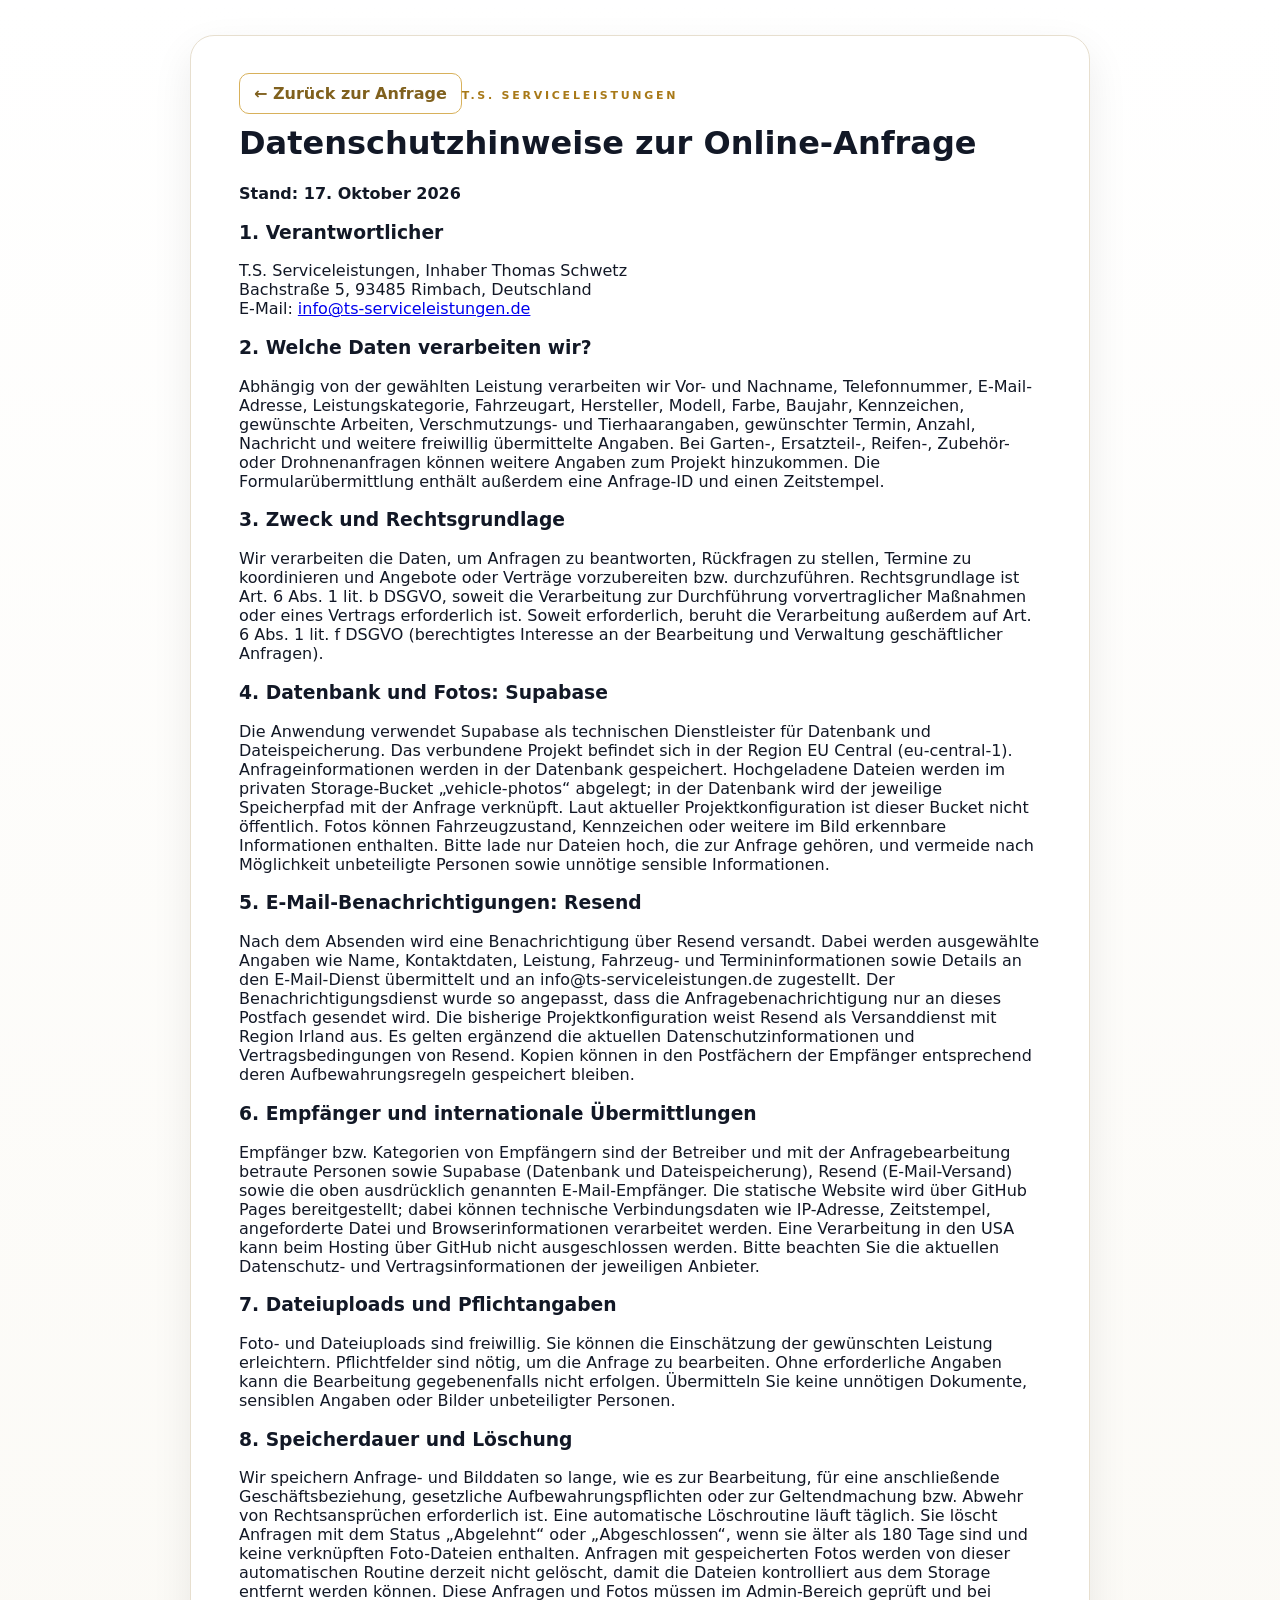
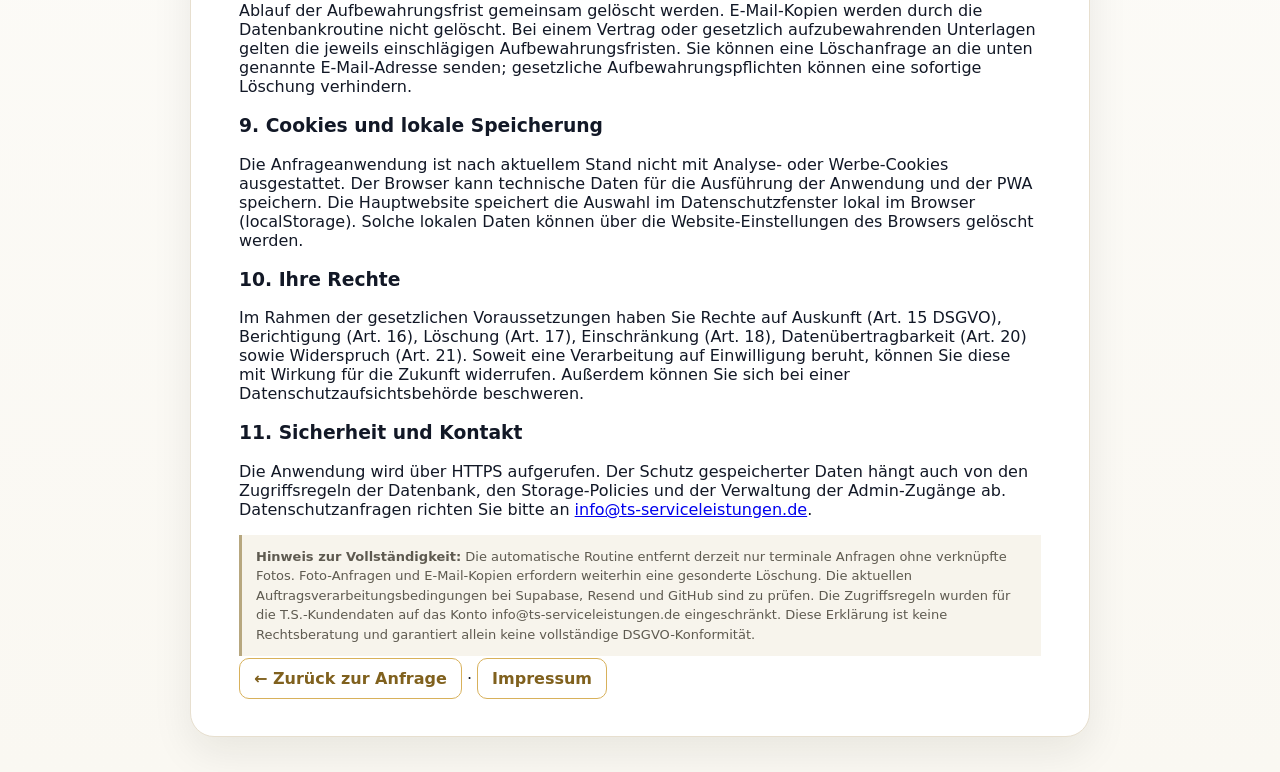
<file: datenschutz.html>
<!doctype html><html lang="de"><head><meta charset="utf-8"><meta name="viewport" content="width=device-width,initial-scale=1"><meta name="robots" content="index,follow"><title>Datenschutzhinweise – T.S. Serviceleistungen</title><link rel="stylesheet" href="request.css?v=20261017-11"></head><body><main class="form-shell" style="max-width:900px;margin:35px auto;padding:clamp(22px,5vw,48px)"><a class="admin-link" href="index.html">← Zurück zur Anfrage</a><span class="eyebrow">T.S. SERVICELEISTUNGEN</span><h1>Datenschutzhinweise zur Online-Anfrage</h1><p><strong>Stand: 17. Oktober 2026</strong></p>
<h3>1. Verantwortlicher</h3><p>T.S. Serviceleistungen, Inhaber Thomas Schwetz<br>Bachstraße 5, 93485 Rimbach, Deutschland<br>E-Mail: <a href="mailto:info@ts-serviceleistungen.de">info@ts-serviceleistungen.de</a></p>
<h3>2. Welche Daten verarbeiten wir?</h3><p>Abhängig von der gewählten Leistung verarbeiten wir Vor- und Nachname, Telefonnummer, E-Mail-Adresse, Leistungskategorie, Fahrzeugart, Hersteller, Modell, Farbe, Baujahr, Kennzeichen, gewünschte Arbeiten, Verschmutzungs- und Tierhaarangaben, gewünschter Termin, Anzahl, Nachricht und weitere freiwillig übermittelte Angaben. Bei Garten-, Ersatzteil-, Reifen-, Zubehör- oder Drohnenanfragen können weitere Angaben zum Projekt hinzukommen. Die Formularübermittlung enthält außerdem eine Anfrage-ID und einen Zeitstempel.</p>
<h3>3. Zweck und Rechtsgrundlage</h3><p>Wir verarbeiten die Daten, um Anfragen zu beantworten, Rückfragen zu stellen, Termine zu koordinieren und Angebote oder Verträge vorzubereiten bzw. durchzuführen. Rechtsgrundlage ist Art. 6 Abs. 1 lit. b DSGVO, soweit die Verarbeitung zur Durchführung vorvertraglicher Maßnahmen oder eines Vertrags erforderlich ist. Soweit erforderlich, beruht die Verarbeitung außerdem auf Art. 6 Abs. 1 lit. f DSGVO (berechtigtes Interesse an der Bearbeitung und Verwaltung geschäftlicher Anfragen).</p>
<h3>4. Datenbank und Fotos: Supabase</h3><p>Die Anwendung verwendet Supabase als technischen Dienstleister für Datenbank und Dateispeicherung. Das verbundene Projekt befindet sich in der Region EU Central (eu-central-1). Anfrageinformationen werden in der Datenbank gespeichert. Hochgeladene Dateien werden im privaten Storage-Bucket „vehicle-photos“ abgelegt; in der Datenbank wird der jeweilige Speicherpfad mit der Anfrage verknüpft. Laut aktueller Projektkonfiguration ist dieser Bucket nicht öffentlich. Fotos können Fahrzeugzustand, Kennzeichen oder weitere im Bild erkennbare Informationen enthalten. Bitte lade nur Dateien hoch, die zur Anfrage gehören, und vermeide nach Möglichkeit unbeteiligte Personen sowie unnötige sensible Informationen.</p>
<h3>5. E-Mail-Benachrichtigungen: Resend</h3><p>Nach dem Absenden wird eine Benachrichtigung über Resend versandt. Dabei werden ausgewählte Angaben wie Name, Kontaktdaten, Leistung, Fahrzeug- und Termininformationen sowie Details an den E-Mail-Dienst übermittelt und an info@ts-serviceleistungen.de zugestellt. Der Benachrichtigungsdienst wurde so angepasst, dass die Anfragebenachrichtigung nur an dieses Postfach gesendet wird. Die bisherige Projektkonfiguration weist Resend als Versanddienst mit Region Irland aus. Es gelten ergänzend die aktuellen Datenschutzinformationen und Vertragsbedingungen von Resend. Kopien können in den Postfächern der Empfänger entsprechend deren Aufbewahrungsregeln gespeichert bleiben.</p>
<h3>6. Empfänger und internationale Übermittlungen</h3><p>Empfänger bzw. Kategorien von Empfängern sind der Betreiber und mit der Anfragebearbeitung betraute Personen sowie Supabase (Datenbank und Dateispeicherung), Resend (E-Mail-Versand) sowie die oben ausdrücklich genannten E-Mail-Empfänger. Die statische Website wird über GitHub Pages bereitgestellt; dabei können technische Verbindungsdaten wie IP-Adresse, Zeitstempel, angeforderte Datei und Browserinformationen verarbeitet werden. Eine Verarbeitung in den USA kann beim Hosting über GitHub nicht ausgeschlossen werden. Bitte beachten Sie die aktuellen Datenschutz- und Vertragsinformationen der jeweiligen Anbieter.</p>
<h3>7. Dateiuploads und Pflichtangaben</h3><p>Foto- und Dateiuploads sind freiwillig. Sie können die Einschätzung der gewünschten Leistung erleichtern. Pflichtfelder sind nötig, um die Anfrage zu bearbeiten. Ohne erforderliche Angaben kann die Bearbeitung gegebenenfalls nicht erfolgen. Übermitteln Sie keine unnötigen Dokumente, sensiblen Angaben oder Bilder unbeteiligter Personen.</p>
<h3>8. Speicherdauer und Löschung</h3><p>Wir speichern Anfrage- und Bilddaten so lange, wie es zur Bearbeitung, für eine anschließende Geschäftsbeziehung, gesetzliche Aufbewahrungspflichten oder zur Geltendmachung bzw. Abwehr von Rechtsansprüchen erforderlich ist. Eine automatische Löschroutine läuft täglich. Sie löscht Anfragen mit dem Status „Abgelehnt“ oder „Abgeschlossen“, wenn sie älter als 180 Tage sind und keine verknüpften Foto-Dateien enthalten. Anfragen mit gespeicherten Fotos werden von dieser automatischen Routine derzeit nicht gelöscht, damit die Dateien kontrolliert aus dem Storage entfernt werden können. Diese Anfragen und Fotos müssen im Admin-Bereich geprüft und bei Ablauf der Aufbewahrungsfrist gemeinsam gelöscht werden. E-Mail-Kopien werden durch die Datenbankroutine nicht gelöscht. Bei einem Vertrag oder gesetzlich aufzubewahrenden Unterlagen gelten die jeweils einschlägigen Aufbewahrungsfristen. Sie können eine Löschanfrage an die unten genannte E-Mail-Adresse senden; gesetzliche Aufbewahrungspflichten können eine sofortige Löschung verhindern.</p>
<h3>9. Cookies und lokale Speicherung</h3><p>Die Anfrageanwendung ist nach aktuellem Stand nicht mit Analyse- oder Werbe-Cookies ausgestattet. Der Browser kann technische Daten für die Ausführung der Anwendung und der PWA speichern. Die Hauptwebsite speichert die Auswahl im Datenschutzfenster lokal im Browser (localStorage). Solche lokalen Daten können über die Website-Einstellungen des Browsers gelöscht werden.</p>
<h3>10. Ihre Rechte</h3><p>Im Rahmen der gesetzlichen Voraussetzungen haben Sie Rechte auf Auskunft (Art. 15 DSGVO), Berichtigung (Art. 16), Löschung (Art. 17), Einschränkung (Art. 18), Datenübertragbarkeit (Art. 20) sowie Widerspruch (Art. 21). Soweit eine Verarbeitung auf Einwilligung beruht, können Sie diese mit Wirkung für die Zukunft widerrufen. Außerdem können Sie sich bei einer Datenschutzaufsichtsbehörde beschweren.</p>
<h3>11. Sicherheit und Kontakt</h3><p>Die Anwendung wird über HTTPS aufgerufen. Der Schutz gespeicherter Daten hängt auch von den Zugriffsregeln der Datenbank, den Storage-Policies und der Verwaltung der Admin-Zugänge ab. Datenschutzanfragen richten Sie bitte an <a href="mailto:info@ts-serviceleistungen.de">info@ts-serviceleistungen.de</a>.</p>
<p class="notice"><strong>Hinweis zur Vollständigkeit:</strong> Die automatische Routine entfernt derzeit nur terminale Anfragen ohne verknüpfte Fotos. Foto-Anfragen und E-Mail-Kopien erfordern weiterhin eine gesonderte Löschung. Die aktuellen Auftragsverarbeitungsbedingungen bei Supabase, Resend und GitHub sind zu prüfen. Die Zugriffsregeln wurden für die T.S.-Kundendaten auf das Konto info@ts-serviceleistungen.de eingeschränkt. Diese Erklärung ist keine Rechtsberatung und garantiert allein keine vollständige DSGVO-Konformität.</p><a class="admin-link" href="index.html">← Zurück zur Anfrage</a> · <a class="admin-link" href="https://ts-serviceleistungen.github.io/ts-serviceleistungen-homepage/impressum.html">Impressum</a></main></body></html>
</file>
<file: request.css>
:root{--gold:#b88918;--gold2:#e1bd62;--ink:#121826;--muted:#6f6f73;--line:#e7dfcf;--cream:#faf8f2;--card:#fff;--shadow:0 16px 40px rgba(25,22,16,.08)}
*{box-sizing:border-box}html{scroll-behavior:smooth}body{margin:0;background:linear-gradient(180deg,#fff 0,#faf8f2 100%);color:var(--ink);font-family:Inter,system-ui,-apple-system,BlinkMacSystemFont,"Segoe UI",sans-serif}button,input,select,textarea{font:inherit}.topbar{height:82px;background:#fff;border-bottom:1px solid var(--line);display:flex;align-items:center;padding:0 max(22px,calc((100% - 1320px)/2));gap:22px}.brand{display:flex;align-items:center;gap:12px;color:var(--ink);text-decoration:none;min-width:240px}.brand-mark{font-weight:900;font-size:22px;color:var(--gold);font-style:italic}.brand b{display:block;letter-spacing:.1em;font-size:13px}.brand small{display:block;color:#9a7a2b;letter-spacing:.22em;font-size:8px;margin-top:4px}.top-logo{height:55px;width:145px;object-fit:contain;margin-left:auto}.admin-link{color:#80611e;text-decoration:none;border:1px solid #d8b15b;border-radius:10px;padding:10px 14px;font-weight:700}.hero{max-width:1320px;margin:28px auto 0;min-height:350px;border-radius:28px;overflow:hidden;position:relative;background:#1b1b1a;box-shadow:var(--shadow)}.hero-car{position:absolute;inset:0;background-image:linear-gradient(90deg,rgba(10,10,10,.92) 0%,rgba(10,10,10,.55) 35%,rgba(10,10,10,.08) 65%,rgba(10,10,10,.55) 100%),url('bmw-m3-hero.png');background-size:cover;background-position:center}.hero-copy{position:relative;z-index:2;padding:70px 55px;max-width:610px;color:#fff}.eyebrow{font-size:11px;letter-spacing:.25em;font-weight:900;color:#a87918}.hero .eyebrow{color:#e1bd62}.hero h1{font-size:clamp(42px,5vw,72px);line-height:.96;margin:14px 0 20px}.hero h1 em{color:#e1bd62;font-style:normal}.hero p{font-size:17px;line-height:1.6;color:#eee;max-width:530px}.hero-badge{position:absolute;right:28px;bottom:22px;z-index:2;display:flex;gap:8px;flex-wrap:wrap}.hero-badge span{border:1px solid rgba(255,255,255,.35);background:rgba(0,0,0,.35);color:#fff;padding:8px 11px;border-radius:999px;font-size:9px;letter-spacing:.18em}.service-section,.form-shell{max-width:1320px;margin:58px auto 0}.service-section h2{font-size:32px;margin:12px 0 24px}.service-grid{display:grid;grid-template-columns:repeat(3,minmax(0,1fr));gap:16px}.service-card{appearance:none;width:100%;display:grid;grid-template-columns:48px minmax(0,1fr) 24px;align-items:center;gap:13px;min-height:112px;padding:18px 20px;background:#fff;border:1px solid var(--line);border-radius:18px;box-shadow:0 8px 24px rgba(40,30,10,.04);text-align:left;cursor:pointer;transition:transform .18s ease,border-color .18s ease,box-shadow .18s ease;color:var(--ink)}.service-card:hover{transform:translateY(-2px);border-color:#d5ad51;box-shadow:var(--shadow)}.service-card:focus-visible,.back-btn:focus-visible,.submit-btn:focus-visible{outline:3px solid rgba(184,137,24,.45);outline-offset:3px}.service-wide{grid-column:auto}.service-icon{width:44px;height:44px;border-radius:13px;background:#fff8e9;display:grid;place-items:center;font-size:22px}.service-card b{display:block;font-size:16px;line-height:1.35}.service-card small{display:block;color:var(--muted);margin-top:6px;line-height:1.45;font-size:12px}.service-card strong{color:var(--gold);font-size:23px;text-align:center;align-self:center}.form-shell{background:#fff;border:1px solid var(--line);border-radius:24px;padding:30px;box-shadow:var(--shadow);margin-bottom:60px}.form-heading{display:flex;justify-content:space-between;align-items:center;gap:20px;border-bottom:1px solid var(--line);padding-bottom:20px}.form-heading h2{margin:8px 0 0;font-size:32px}.back-btn{display:inline-flex;align-items:center;justify-content:center;gap:8px;min-height:44px;border:1px solid #d9cba9;background:#fffaf0;color:#6e541b;border-radius:11px;padding:11px 16px;white-space:nowrap;font-weight:750;cursor:pointer;transition:background .18s ease,border-color .18s ease}.back-btn:hover{background:#fff3d7;border-color:#c9a246}.service-hint{margin:18px 0;padding:12px 15px;background:#fff9eb;border-left:3px solid var(--gold);color:#6b531c} .field-grid{display:grid;grid-template-columns:repeat(2,minmax(0,1fr));gap:15px}.field-grid.two{grid-template-columns:repeat(2,minmax(0,1fr))}form h3{font-size:15px;letter-spacing:.03em;border-top:1px solid var(--line);padding-top:22px;margin-top:25px}label{display:block;font-size:12px;font-weight:800;color:#3d3d3d}input,select,textarea{width:100%;margin-top:7px;padding:13px 14px;border:1px solid #d9d4c8;border-radius:11px;background:#fff;color:var(--ink);outline:none}input:focus,select:focus,textarea:focus{border-color:#c59a35;box-shadow:0 0 0 3px rgba(184,137,24,.1)}textarea{min-height:100px;resize:vertical}.checks{display:grid;grid-template-columns:repeat(3,minmax(0,1fr));gap:10px}.checks label{display:flex;align-items:center;min-height:48px;padding:12px;border:1px solid var(--line);background:#fcfbf8;border-radius:10px;cursor:pointer;line-height:1.4}.checks input,.privacy input{flex:0 0 auto;width:auto;margin:0 8px 0 0}.notice{background:#f7f4ec;border-left:3px solid #b7a77f;padding:12px 14px;color:#5e5a50;font-size:13px;line-height:1.5}.upload small{display:block;color:var(--muted);margin-top:6px;line-height:1.5}.privacy{margin:18px 0;display:flex;align-items:flex-start;gap:5px;font-weight:600;line-height:1.5}.privacy input{margin-top:2px}.privacy a{color:#8a681d;text-underline-offset:3px}.submit-btn{display:flex;align-items:center;justify-content:center;gap:14px;width:100%;min-height:52px;border:0;background:linear-gradient(135deg,#b88918,#d5ad51);color:#fff;border-radius:12px;padding:15px 20px;font-weight:900;cursor:pointer;font-size:15px;box-shadow:0 8px 18px rgba(185,141,46,.16);transition:filter .18s ease,transform .18s ease}.submit-btn:hover{filter:brightness(1.04);transform:translateY(-1px)}.submit-btn span{float:none;margin-left:0;font-size:20px;line-height:1}.hidden{display:none!important}footer{max-width:1320px;margin:0 auto;padding:20px 0 35px;display:flex;gap:20px;justify-content:flex-end;color:#8b8b8b;font-size:12px}footer a{color:#80611e;text-decoration:none;font-size:12px;text-underline-offset:3px}
@media(max-width:1000px){.service-grid{grid-template-columns:repeat(2,minmax(0,1fr))}.service-wide{grid-column:auto}.service-card{min-height:108px}}
@media(max-width:800px){.topbar{padding:0 15px}.top-logo{display:none}.hero{margin:15px;border-radius:20px}.hero-copy{padding:45px 25px}.service-section,.form-shell{margin-left:15px;margin-right:15px}.service-section{margin-top:42px}.service-grid,.field-grid,.field-grid.two{grid-template-columns:1fr}.service-wide{grid-column:auto}.checks{grid-template-columns:1fr 1fr}.form-shell{padding:20px}.form-heading{align-items:stretch;flex-direction:column}.back-btn{align-self:flex-start}footer{margin:0 15px;justify-content:center;flex-wrap:wrap}}
@media(max-width:480px){.brand{min-width:0}.brand b{font-size:10px}.checks{grid-template-columns:1fr}.hero{min-height:410px}.hero-copy{padding-top:35px}.hero h1{font-size:45px}.service-card{grid-template-columns:42px minmax(0,1fr) 20px;gap:11px;padding:16px;min-height:100px}.service-icon{width:40px;height:40px;font-size:20px}.service-card b{font-size:15px}.service-card small{font-size:11px}.form-shell{padding:17px}.form-heading h2{font-size:27px}footer{gap:12px}}

/* Button-Layout: einheitliche Kanten, Höhen und Abstände */
.service-grid{align-items:stretch;grid-auto-rows:1fr;gap:18px}
.service-card{height:100%;min-height:118px;grid-template-columns:52px minmax(0,1fr) 28px;padding:20px 22px;border-radius:16px;align-content:center}
.service-card>span:nth-child(2){align-self:center;min-width:0}
.service-card b{min-height:1.4em}
.service-card small{min-height:2.9em;display:flex;align-items:flex-start}
.form-heading{align-items:center}
.back-btn{min-height:48px;padding:12px 18px;flex:0 0 auto}
.submit-btn{min-height:54px;margin-top:8px}
@media(max-width:800px){.service-grid{gap:12px}.service-card{min-height:104px;padding:16px}.service-card small{min-height:0;display:block}}
@media(max-width:480px){.form-heading{align-items:stretch}.back-btn{width:100%;align-self:stretch}.service-card{grid-template-columns:42px minmax(0,1fr) 22px}}
</file>
